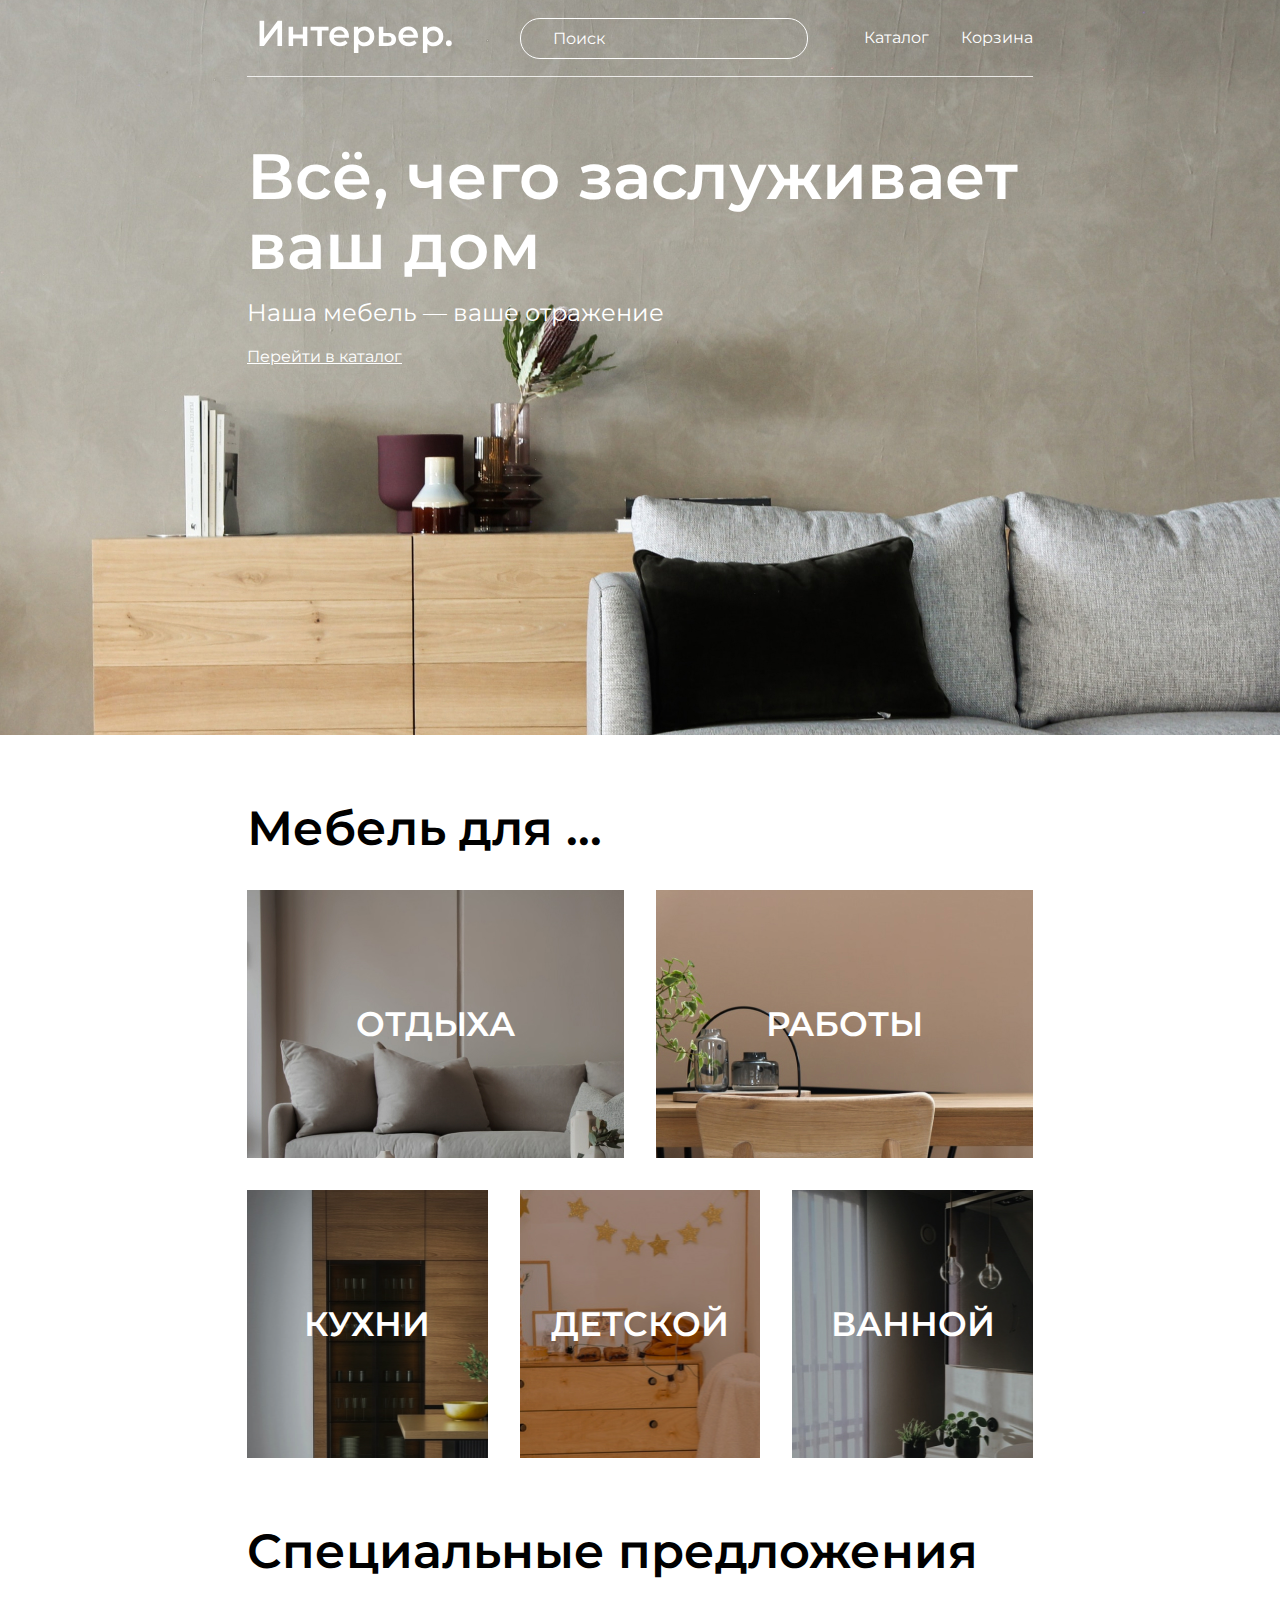
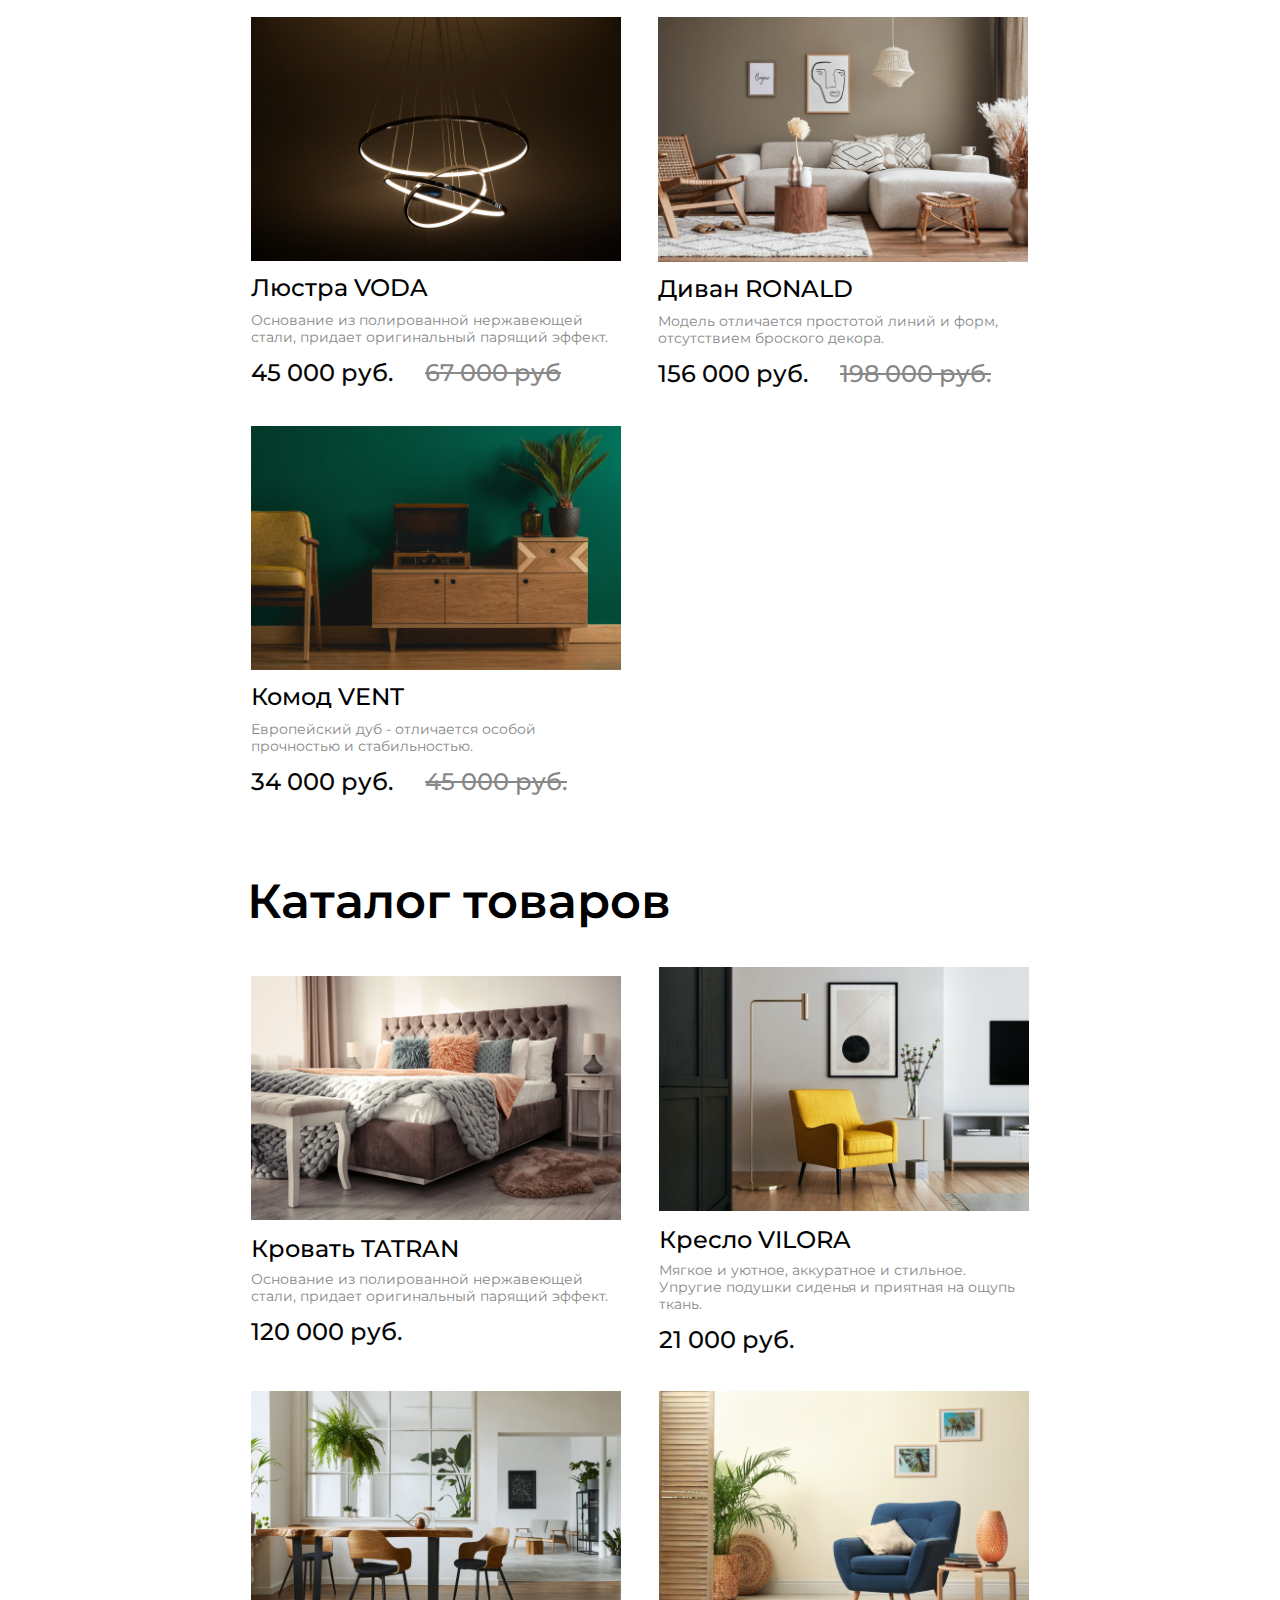
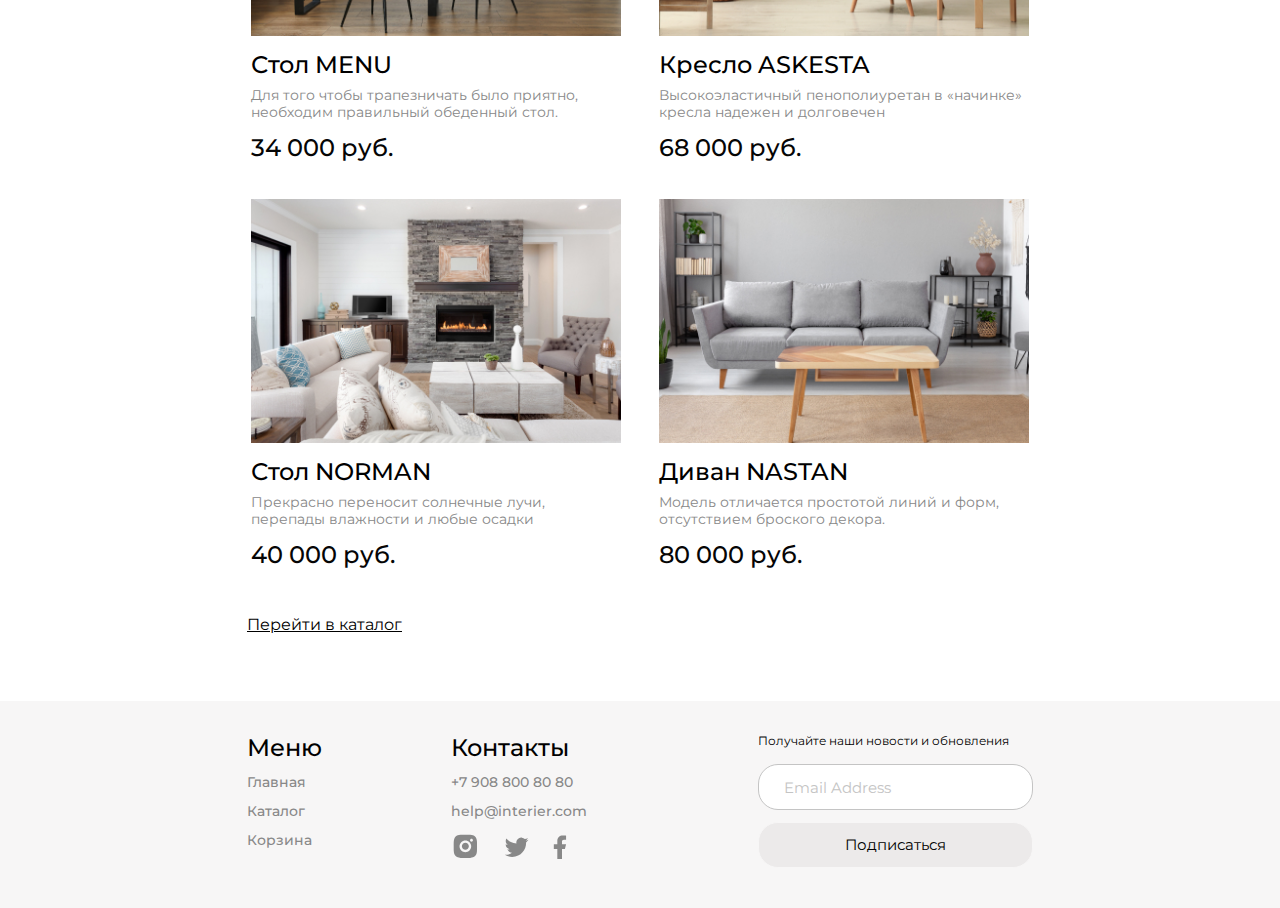
<file: index.html>
<!DOCTYPE html>
<html lang="en">
<head>
    <meta charset="UTF-8">
    <meta http-equiv="X-UA-Compatible" content="IE=edge">
    <meta name="viewport" content="width=device-width, initial-scale=1.0">
    <link rel="preconnect" href="https://fonts.googleapis.com">
    <link rel="preconnect" href="https://fonts.gstatic.com" crossorigin>
    <link href="https://fonts.googleapis.com/css2?family=Poppins:wght@400;500;600&display=swap" rel="stylesheet">
    <link href="https://fonts.googleapis.com/css2?family=Lato:wght@100;300;400;700;900&family=Montserrat:wght@400;500;600&display=swap" rel="stylesheet">
    <link rel="stylesheet" href="style.css">
    <title>Главная страница</title>
</head>
<body>
    <section class="top container">
        <header class="header">
            <a class="header_logo" href="index.html">
                <img class="header_logo_img" src="./img/logo.svg" alt="logo">
            </a>
            <input class="header_input" type="text" placeholder="Поиск">
            <nav class="header_nav">
                <a class="header_link" href="catalog.html">Каталог</a>
                <a class="header_link" href="cart.html">Корзина</a>
            </nav>
            <div class="header_nav_mobile">
                <a href="#"><img src="img/search_nav.svg" alt="search"></a>
                <a href="catalog.html"><img src="img/Group_nav.svg" alt="menu"></a>
                <a href="cart.html"><img src="img/cart_nav.svg" alt="cart"></a>
            </div>
        </header>
        <div class="main">
            <h1 class="main_h1">Всё, чего заслуживает ваш дом</h1>
            <p class="main_text">Наша мебель — ваше отражение</p>
            <a class="main_link" href="catalog.html">Перейти в каталог</a>
        </div>
    </section>
    <section class="for_box container">
        <h2 class="for_h2">Мебель для ... </h2>
        <div class="for">
            <div class="for_item for_item_1 for_item_big">ОТДЫХА</div>
            <div class="for_item for_item_2 for_item_big">РАБОТЫ</div>
            <div class="for_item for_item_3">КУХНИ</div>
            <div class="for_item for_item_4">ДЕТСКОЙ</div>
            <div class="for_item for_item_5">ВАННОЙ</div>
        </div>
    </section>
    <section class="special_box container">
        <h2 class="special_h2">Специальные предложения </h2>
        <div class="special_content">
            <div class="special">  
                <img class="special_img" src="./img/Voda.jpg" alt="product">
                <h3 class="special_h3">Люстра VODA</h3>
                <p class="special_text">
                    Основание из полированной нержавеющей стали, придает оригинальный парящий эффект.
                </p>
                <div class="price">
                    <p class="special_price_1">45 000 руб.</p>
                    <p class="special_price_2">67 000 руб</p>
                </div>
            </div>
            <div class="special">  
                <img class="special_img" src="./img/RONALD.jpg" alt="product">
                <h3 class="special_h3">Диван RONALD</h3>
                <p class="special_text">
                    Модель отличается простотой линий и форм, отсутствием броского декора.
                </p>
                <div class="price">
                    <p class="special_price_1">156 000 руб.</p>
                    <p class="special_price_2">198 000 руб.</p>
                </div>
            </div>
            <div class="special">  
                <img class="special_img" src="./img/VENT.jpg" alt="product">
                <h3 class="special_h3">Комод VENT</h3>
                <p class="special_text">
                    Европейский дуб - отличается особой прочностью и стабильностью.
                </p>
                <div class="price">
                    <p class="special_price_1">34 000 руб.</p>
                    <p class="special_price_2">45 000 руб.</p>
                </div>
            </div>
        </div> 
    </section>
    <section class="product_box container">
        <h2 class="product_h2">Каталог товаров</h2>
        <div class="product_content">
            <section class="product">
                <img class="product_img" src="./img/TATRAN.jpg" alt="product">
                <h3 class="product_h3">Кровать TATRAN</h3>
                <p class="product_text">
                    Основание из полированной нержавеющей стали, придает оригинальный парящий эффект.
                </p>
                <p class="product_price">120 000 руб.</p>
            </section>
            <section class="product">
                <img class="product_img" src="./img/VILORA.jpg" alt="product">
                <h3 class="product_h3">Кресло VILORA</h3>
                <p class="product_text">
                    Мягкое и уютное, аккуратное и стильное. Упругие подушки сиденья и приятная на ощупь ткань. 
                </p>
                <p class="product_price">21 000 руб.</p>
            </section>
            <section class="product">
                <img class="product_img" src="./img/MENU.jpg" alt="product">
                <h3 class="product_h3">Стол MENU</h3>
                <p class="product_text">
                    Для того чтобы трапезничать было приятно, необходим правильный обеденный стол.
                </p>
                <p class="product_price">34 000 руб.</p>
            </section>
            <section class="product">
                <img class="product_img" src="./img/ASKESTA.jpg" alt="product">
                <h3 class="product_h3">Кресло ASKESTA</h3>
                <p class="product_text">
                    Высокоэластичный пенополиуретан в «начинке» кресла надежен и долговечен
                </p>
                <p class="product_price">68 000 руб.</p>
            </section>
            <section class="product">
                <img class="product_img" src="./img/NORMAN.jpg" alt="product">
                <h3 class="product_h3">Стол NORMAN</h3>
                <p class="product_text">
                    Прекрасно переносит солнечные лучи, перепады влажности и любые осадки
                </p>
                <p class="product_price">40 000 руб.</p>
            </section>
            <section class="product">
                <img class="product_img" src="./img/NASTAN.jpg" alt="product">   
                <h3 class="product_h3">Диван NASTAN</h3>
                <p class="product_text">
                    Модель отличается простотой линий и форм, отсутствием броского декора. 
                </p>
                <p class="product_price">80 000 руб.</p>           
            </section>
        </div>
        <a class="product_link" href="catalog.html">Перейти в каталог</a>
    </section>
    <footer class="footer container">
        <div class="footer_content">
            <a class="footer_logo" href="index.html"><img class="footer_logo_img" src="./img/logo_black.svg" alt="logo"></a>
            <div class="footer_center">
                <div class="footer_menu">
                    <h4 class="footer_h4">Меню</h4>
                    <a class="footer_link footer_link_hover" href="index.html">Главная</a>
                    <a class="footer_link footer_link_hover" href="catalog.html">Каталог</a>
                    <a class="footer_link footer_link_hover" href="cart.html">Корзина</a>
                </div>
                <div class="footer_contact">
                    <h4 class="footer_h4">Контакты</h4>
                    <a class="footer_link footer_link_hover" href="tel:+79088008080">+7 908 800 80 80</a>
                    <a class="footer_link footer_link_hover" href="mailto:help@interier.com">help@interier.com</a>
                    <div class="footer_icons">
                        <a href="https://www.instagram.com/"><img src="./img/inst.svg" alt="inst"></a>
                        <a href="https://twitter.com/"><img src="./img/twitter.svg" alt="twitter"></a>
                        <a href="https://facebook.com/"><img src="./img/facebook.svg" alt="facebook"></a>
                    </div>
                </div>
            </div>
            <form action="#" class="footer_form">
                <p class="footer_text">Получайте наши новости и обновления</p>
                <input class="footer_email" type="email" placeholder="Email Address">
                <button class="footer_button" type="submit">Подписаться</button>
            </form>
        </div>
    </footer>
</body>
</html>
</file>
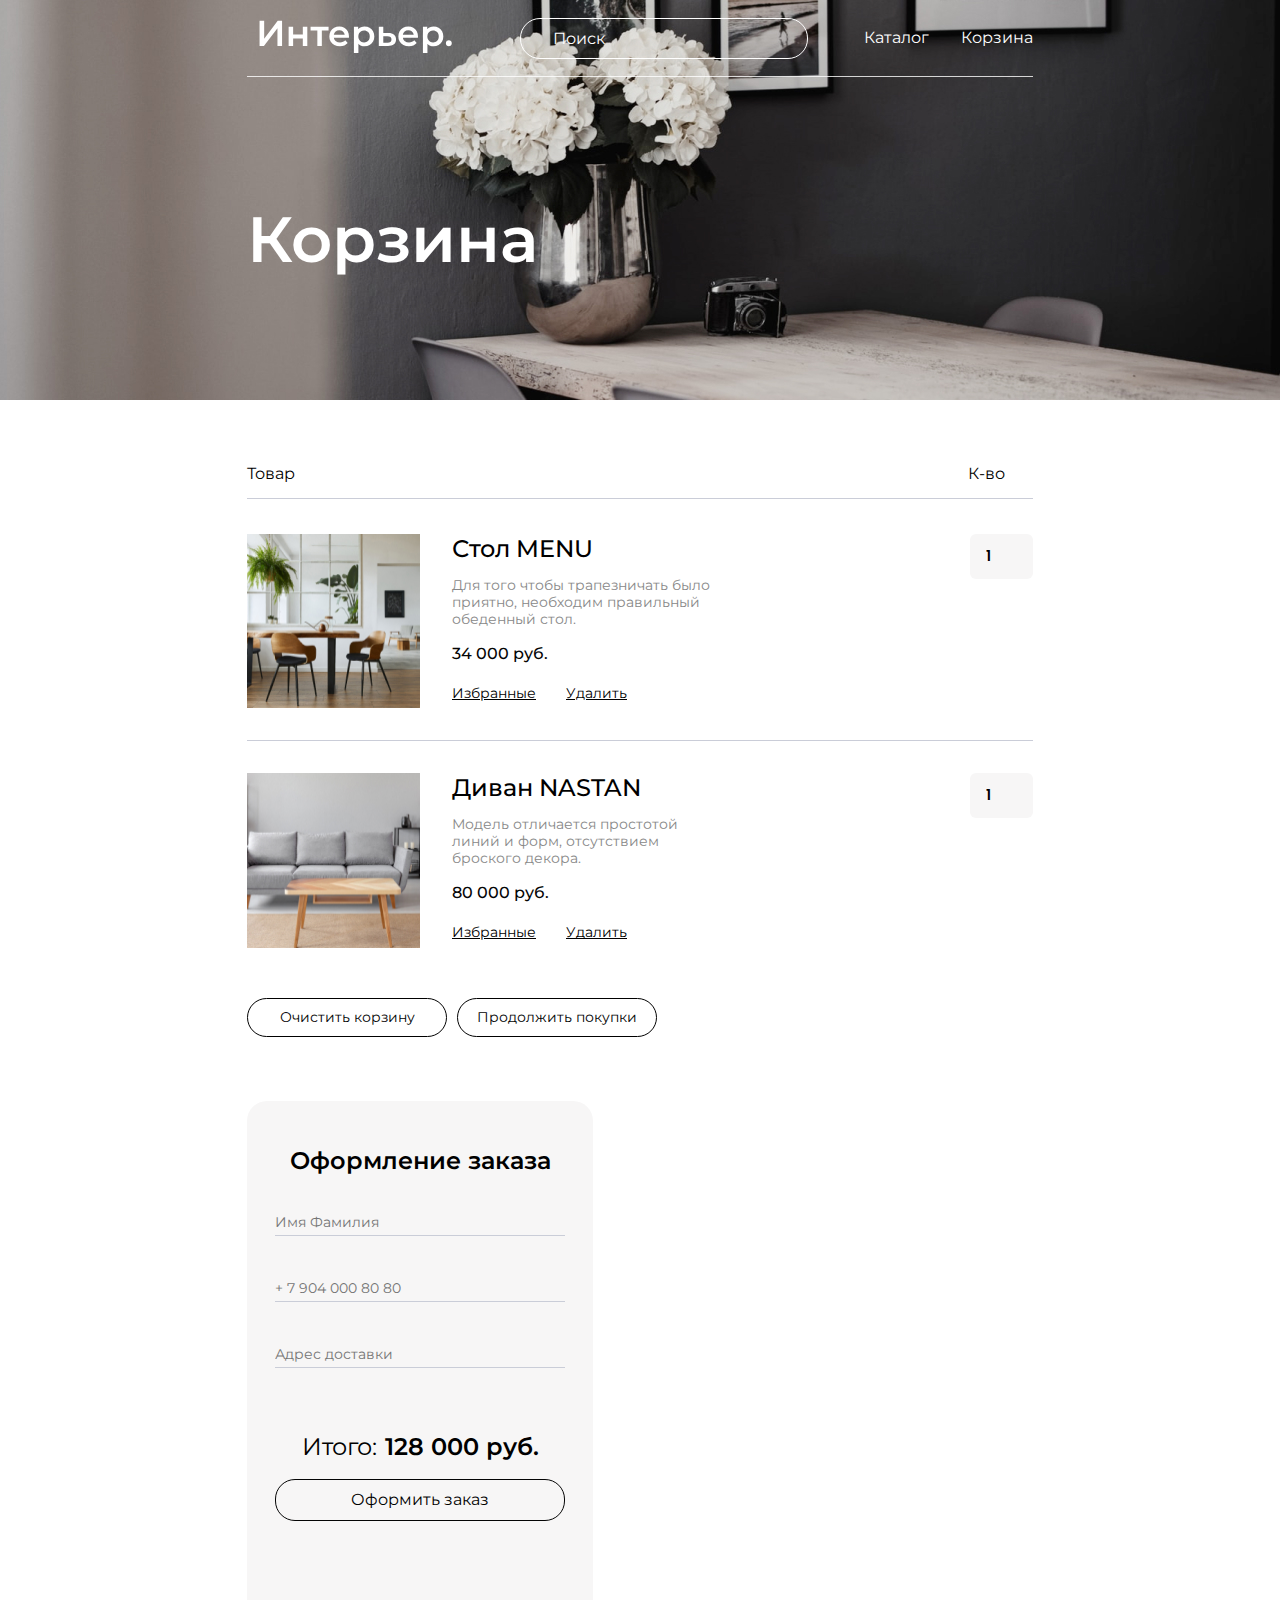
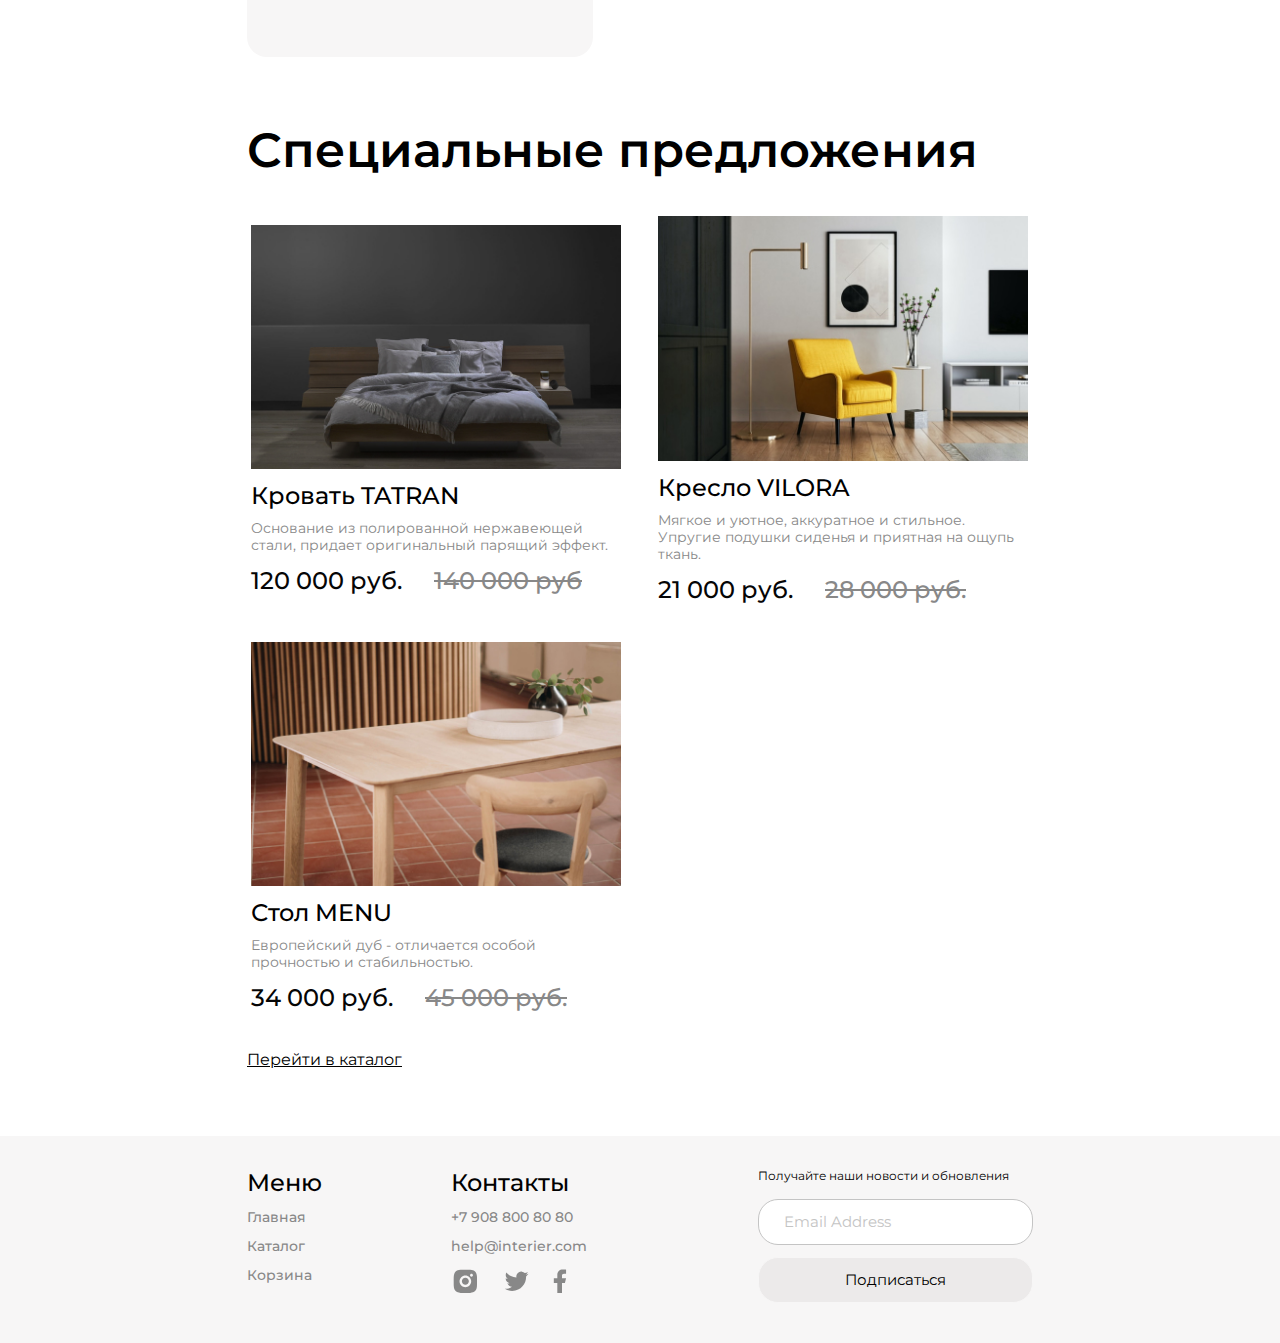
<file: cart.html>
<!DOCTYPE html>
<html lang="en">
<head>
    <meta charset="UTF-8">
    <meta http-equiv="X-UA-Compatible" content="IE=edge">
    <meta name="viewport" content="width=device-width, initial-scale=1.0">
    <link rel="preconnect" href="https://fonts.googleapis.com">
    <link rel="preconnect" href="https://fonts.gstatic.com" crossorigin>
    <link href="https://fonts.googleapis.com/css2?family=Poppins:wght@400;500;600&display=swap" rel="stylesheet">
    <link href="https://fonts.googleapis.com/css2?family=Lato:wght@100;300;400;700;900&family=Montserrat:wght@400;500;600&display=swap" rel="stylesheet">
    <link rel="stylesheet" href="style.css">
    <title>Корзина</title>
</head>
<body>
    <section class="container header_cart">
        <header class="header">
            <a class="header_logo" href="index.html">
                <img class="header_logo_img" src="./img/logo.svg" alt="logo">
            </a>
            <input class="header_input" type="text" placeholder="Поиск">
            <nav class="header_nav">
                <a class="header_link" href="catalog.html">Каталог</a>
                <a class="header_link" href="#">Корзина</a>
            </nav>
            <div class="header_nav_mobile">
                <a href="#"><img src="img/search_nav.svg" alt="search"></a>
                <a href="catalog.html"><img src="img/Group_nav.svg" alt="menu"></a>
                <a href="cart.html"><img src="img/cart_nav.svg" alt="cart"></a>
            </div>
        </header>
        <h1 class="main_h1 header_catalog_h1">Корзина</h1>
    </section> 
    <section class="container order">
        <div class="order_box">
            <div class="order_left">
                <div class="order_menu">
                    <p>Товар</p>
                    <p>К-во</p>
                </div>
                <div class="order_content_left order_content_left_first">
                    <img class="order_left_img" src="img/menu_cart.jpg" alt="foto">
                    <div class="order_text_left">
                        <h3>Стол MENU</h3>
                        <p class="order_text_p">
                            Для того чтобы трапезничать было приятно, необходим правильный обеденный стол.
                        </p>
                        <p class="order_price_left">34 000 руб.</p>
                        <div class="order_links_left">
                            <a href="#">Избранные</a>
                            <a href="#">Удалить</a>
                        </div>
                    </div>
                    <input class="order_input_left" type="number" value="1" min="1">
                </div>
                <div class="order_content_left order_content_left_second">
                    <img class="order_left_img" src="img/nastan_cart.jpg" alt="foto">
                    <div class="order_text_left">
                        <h3>Диван NASTAN</h3>
                        <p class="order_text_p">
                            Модель отличается простотой линий и форм, отсутствием броского декора. 
                        </p>
                        <p class="order_price_left">80 000 руб.</p>
                        <div class="order_links_left">
                            <a href="#">Избранные</a>
                            <a href="#">Удалить</a>
                        </div>
                    </div>
                    <input class="order_input_left" type="number" value="1" min="1">
                </div>
                <div class="order_btn">
                    <button class="order_button" type="submit">
                        Очистить корзину
                    </button>
                    <button class="order_button" type="submit">
                        Продолжить покупки
                    </button>
                </div>
            </div>
            <div class="order_right">
                <h5 class="order_right_heading">Оформление заказа</h5>
                <div class="order_input_box">
                    <input type="text" placeholder="Имя Фамилия" name="input" id="input_id_1">
                    <input type="text" placeholder="+ 7 904 000 80 80" name="input" id="input_id_2">
                    <input type="text" placeholder="Адрес доставки" name="input" id="input_id_3">
                </div>
                <div class="order_right_text">
                    <p class="order_right_text_p">Итого:</p>
                    <p class="order_right_text_price">128 000 руб.</p>
                </div>
                <button class="order_right_button">Оформить заказ</button>
            </div>
        </div>
    </section>
    <section class="special_box special_box_cart container">
        <h2 class="special_h2">Специальные предложения</h2>
        <div class="special_content special_content_cart">
            <div class="special">  
                <img src="./img/tatran_2.jpg" alt="product">
                <h3 class="special_h3">Кровать TATRAN</h3>
                <p class="special_text">
                    Основание из полированной нержавеющей стали, придает оригинальный парящий эффект.
                </p>
                <div class="price">
                    <p class="special_price_1">120 000 руб.</p>
                    <p class="special_price_2">140 000 руб</p>
                </div>
            </div>
            <div class="special">  
                <img src="./img/VILORA.jpg" alt="product">
                <h3 class="special_h3">Кресло VILORA</h3>
                <p class="special_text">
                    Мягкое и уютное, аккуратное и стильное. Упругие подушки сиденья и приятная на ощупь ткань. 
                </p>
                <div class="price">
                    <p class="special_price_1">21 000 руб.</p>
                    <p class="special_price_2">28 000 руб.</p>
                </div>
            </div>
            <div class="special">  
                <img src="./img/menu_2.jpg" alt="product">
                <h3 class="special_h3">Стол MENU</h3>
                <p class="special_text">
                    Европейский дуб - отличается особой прочностью и стабильностью.
                </p>
                <div class="price">
                    <p class="special_price_1">34 000 руб.</p>
                    <p class="special_price_2">45 000 руб.</p>
                </div>
            </div>
        </div>
        <a class="product_link" href="catalog.html">Перейти в каталог</a> 
    </section>
    <footer class="footer container">
        <div class="footer_content">
            <a class="footer_logo" href="index.html"><img class="footer_logo_img" src="./img/logo_black.svg" alt="logo"></a>
            <div class="footer_center">
                <div class="footer_menu">
                    <h4 class="footer_h4">Меню</h4>
                    <a class="footer_link footer_link_hover" href="index.html">Главная</a>
                    <a class="footer_link footer_link_hover" href="catalog.html">Каталог</a>
                    <a class="footer_link footer_link_hover" href="cart.html">Корзина</a>
                </div>
                <div class="footer_contact">
                    <h4 class="footer_h4">Контакты</h4>
                    <a class="footer_link footer_link_hover" href="tel:+79088008080">+7 908 800 80 80</a>
                    <a class="footer_link footer_link_hover" href="mailto:help@interier.com">help@interier.com</a>
                    <div class="footer_icons">
                        <a href="https://www.instagram.com/"><img src="./img/inst.svg" alt="inst"></a>
                        <a href="https://twitter.com/"><img src="./img/twitter.svg" alt="twitter"></a>
                        <a href="https://facebook.com/"><img src="./img/facebook.svg" alt="facebook"></a>
                    </div>
                </div>
            </div>
            <form action="#" class="footer_form">
                <p class="footer_text">Получайте наши новости и обновления</p>
                <input class="footer_email" type="email" placeholder="Email Address">
                <button class="footer_button" type="submit">Подписаться</button>
            </form>
        </div>
    </footer>
</body>
</html>
</file>
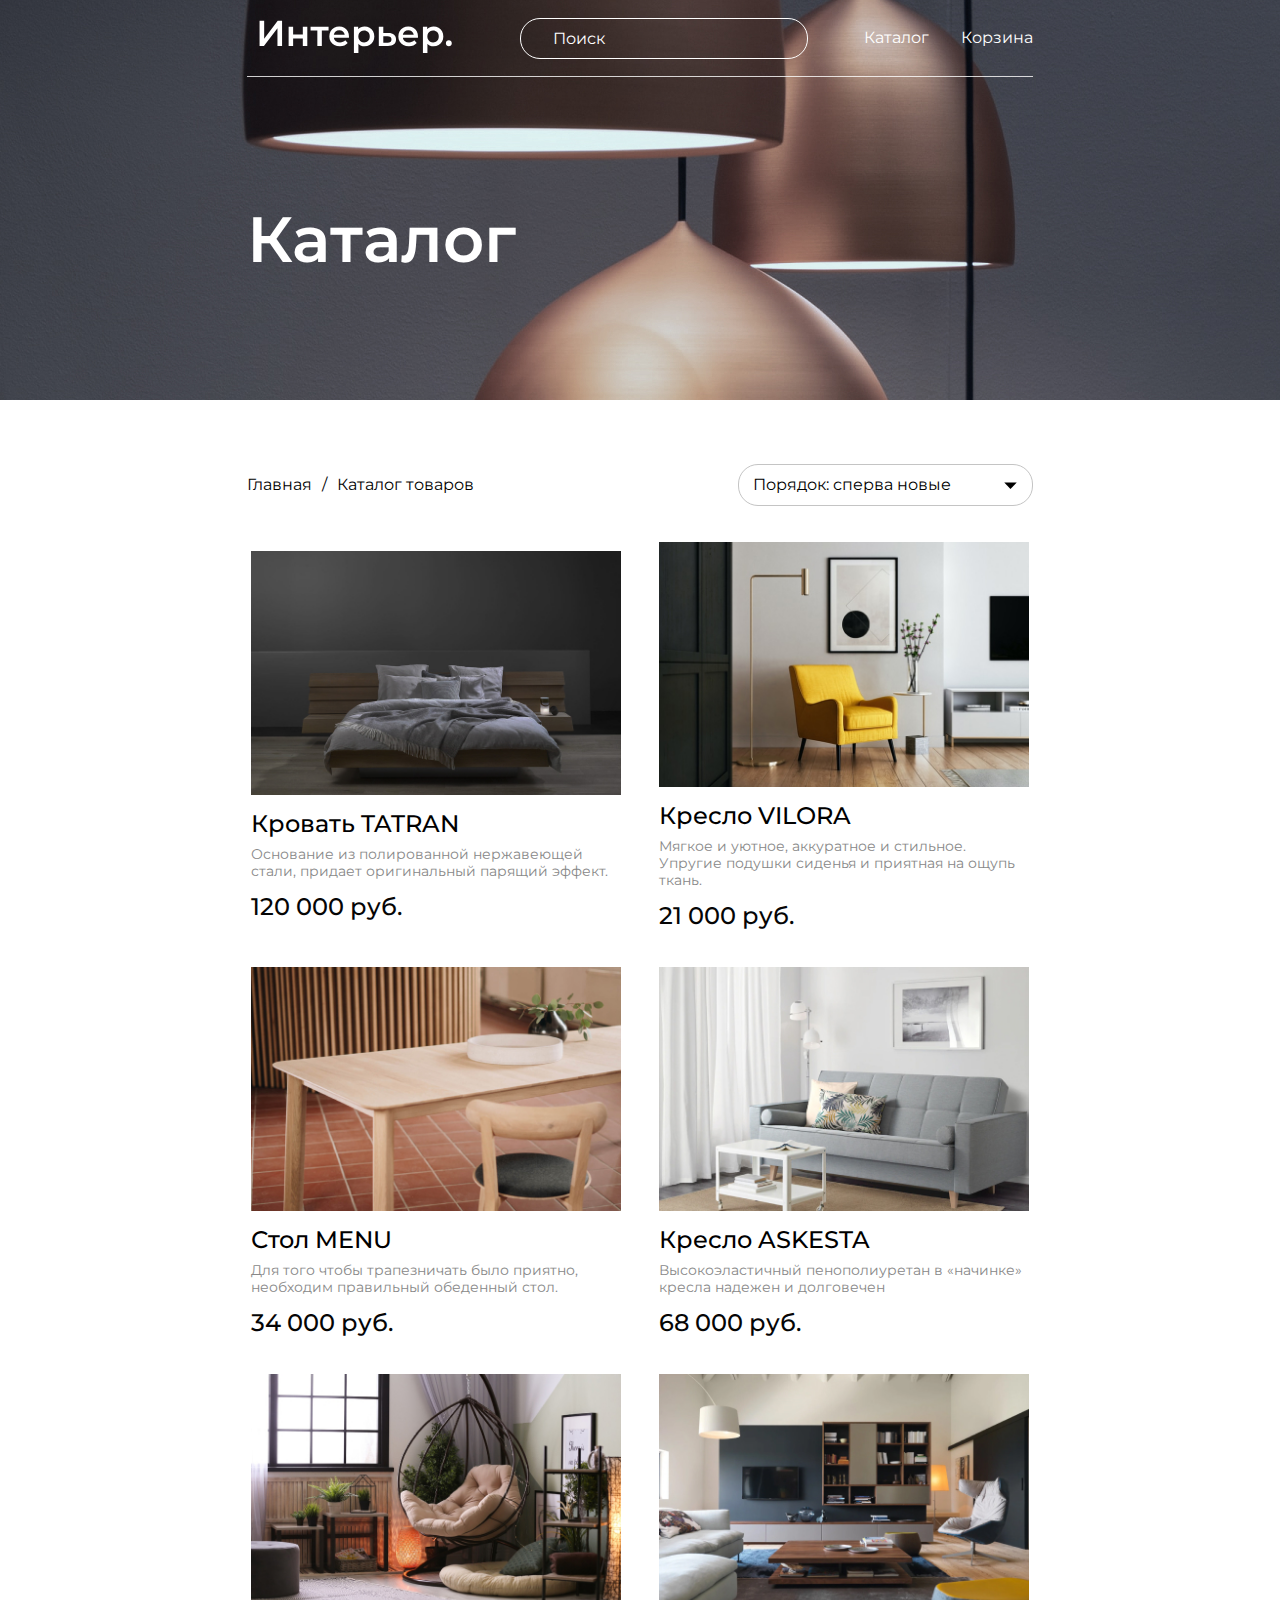
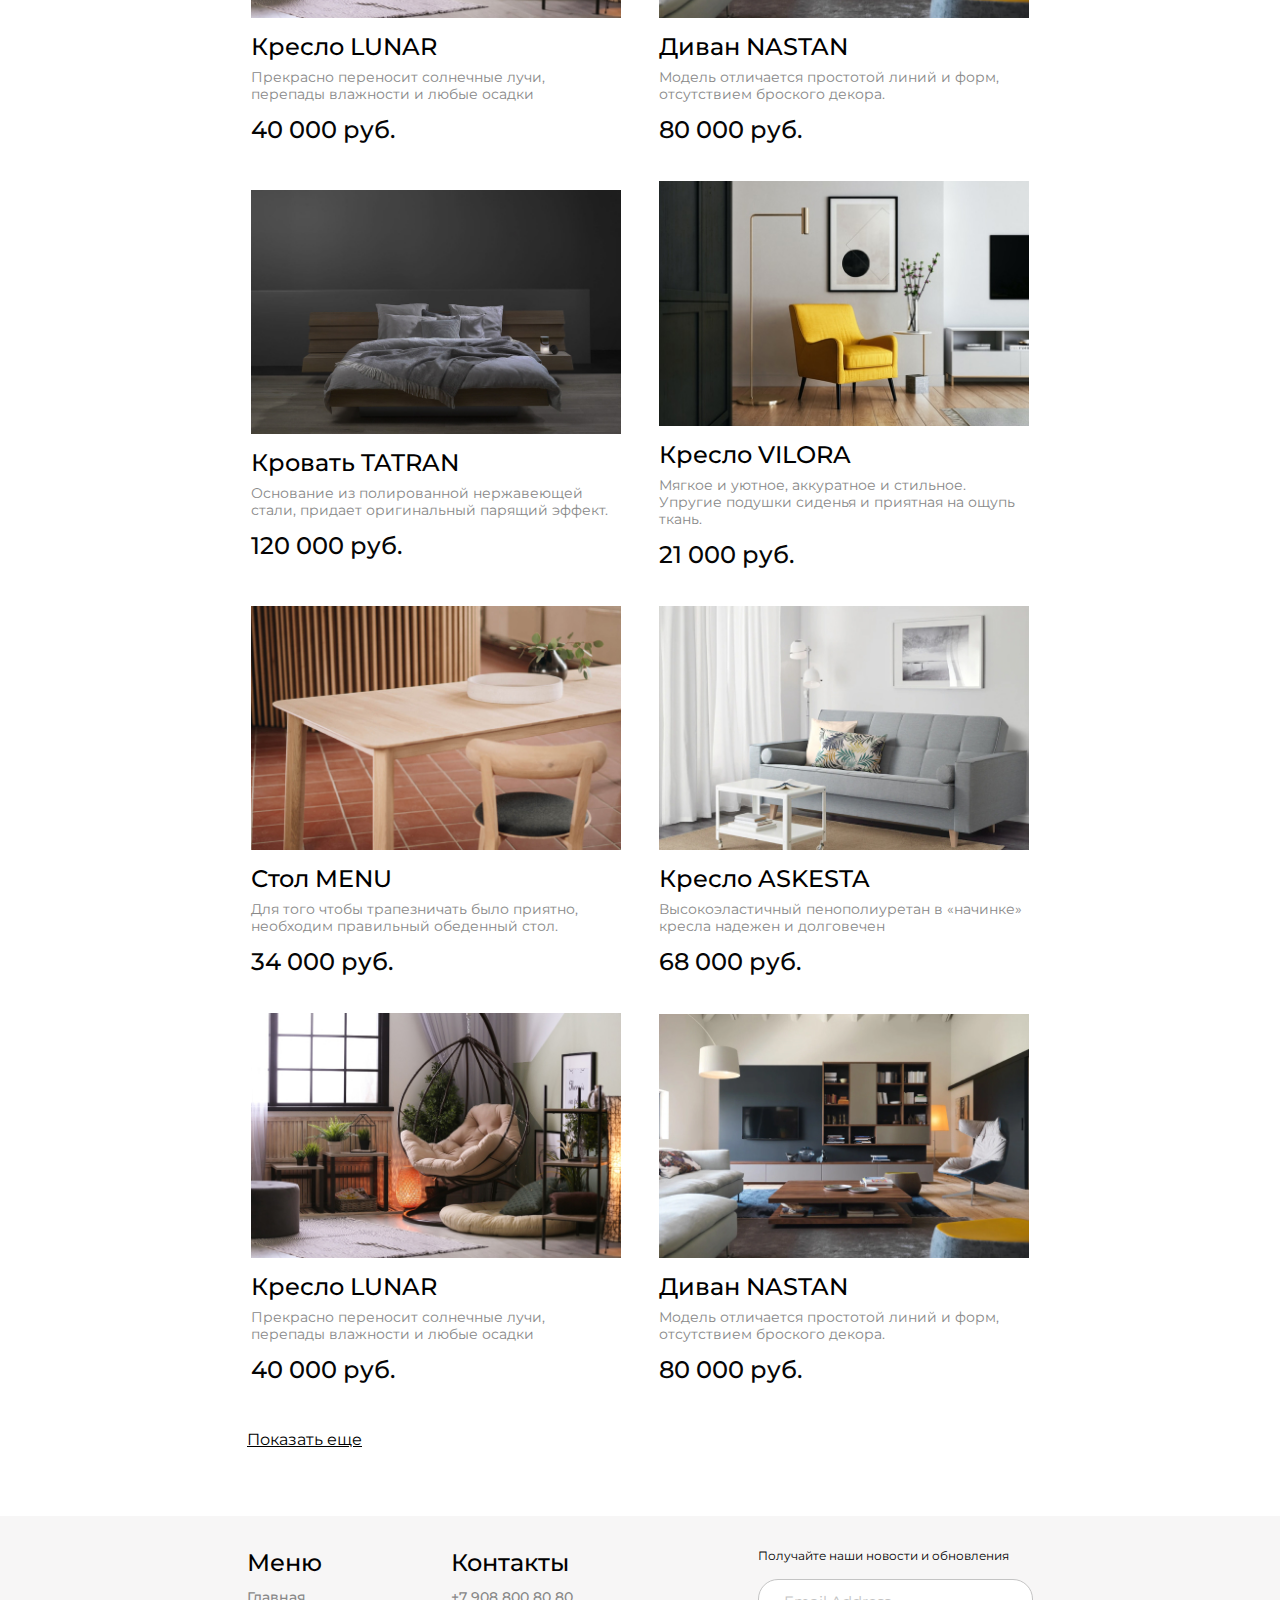
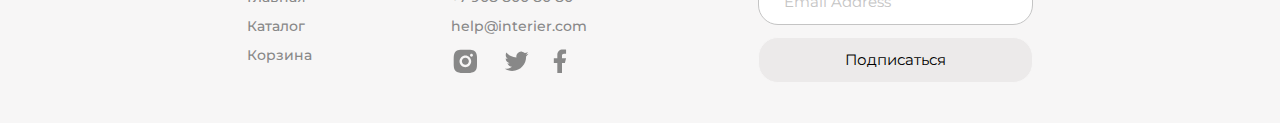
<file: catalog.html>
<!DOCTYPE html>
<html lang="en">
<head>
    <meta charset="UTF-8">
    <meta http-equiv="X-UA-Compatible" content="IE=edge">
    <meta name="viewport" content="width=device-width, initial-scale=1.0">
    <link rel="preconnect" href="https://fonts.googleapis.com">
    <link rel="preconnect" href="https://fonts.gstatic.com" crossorigin>
    <link href="https://fonts.googleapis.com/css2?family=Poppins:wght@400;500;600&display=swap" rel="stylesheet">
    <link href="https://fonts.googleapis.com/css2?family=Lato:wght@100;300;400;700;900&family=Montserrat:wght@400;500;600&display=swap" rel="stylesheet">
    <link rel="stylesheet" href="style.css">
    <title>Каталог</title>
</head>
<body>
    <section class="container header_catalog">
        <header class="header">
            <a class="header_logo" href="index.html">
                <img class="header_logo_img" src="./img/logo.svg" alt="logo">
            </a>
            <input class="header_input" type="text" placeholder="Поиск">
            <nav class="header_nav">
                <a class="header_link" href="catalog.html">Каталог</a>
                <a class="header_link" href="cart.html">Корзина</a>
            </nav>
            <div class="header_nav_mobile">
                <a href="#"><img src="img/search_nav.svg" alt="search"></a>
                <a href="catalog.html"><img src="img/Group_nav.svg" alt="menu"></a>
                <a href="cart.html"><img src="img/cart_nav.svg" alt="cart"></a>
            </div>
        </header>
        <h1 class="main_h1 header_catalog_h1">Каталог</h1>
    </section>
    <section class="container catalog_box">
        <div class="catalog_menu">
            <ul class="catalog_menu_link">
                <li class="catalog_menu_item"><a href="index.html">Главная</a></li>
                <li class="catalog_menu_item"><a href="catalog.html">Каталог товаров</a></li>
            </ul>
            <select class="catalog_menu_select" name="#" id="select">
                <option value="">Порядок: сперва новые</option>
                <option value="">Порядок: сперва старые</option>
            </select>
        </div>
        <div class="product_content">
            <section class="product">
                <img class="product_img" src="./img/tatran_2.jpg" alt="product">
                <h3 class="product_h3">Кровать TATRAN</h3>
                <p class="product_text">
                    Основание из полированной нержавеющей стали, придает оригинальный парящий эффект.
                </p>
                <p class="product_price">120 000 руб.</p>
            </section>
            <section class="product">
                <img class="product_img" src="./img/VILORA.jpg" alt="product">
                <h3 class="product_h3">Кресло VILORA</h3>
                <p class="product_text">
                    Мягкое и уютное, аккуратное и стильное. Упругие подушки сиденья и приятная на ощупь ткань. 
                </p>
                <p class="product_price">21 000 руб.</p>
            </section>
            <section class="product">
                <img class="product_img" src="./img/menu_2.jpg" alt="product">
                <h3 class="product_h3">Стол MENU</h3>
                <p class="product_text">
                    Для того чтобы трапезничать было приятно, необходим правильный обеденный стол.
                </p>
                <p class="product_price">34 000 руб.</p>
            </section>
            <section class="product">
                <img class="product_img" src="./img/askesta_2.jpg" alt="product">
                <h3 class="product_h3">Кресло ASKESTA</h3>
                <p class="product_text">
                    Высокоэластичный пенополиуретан в «начинке» кресла надежен и долговечен
                </p>
                <p class="product_price">68 000 руб.</p>
            </section>
            <section class="product">
                <img class="product_img" src="./img/lunar.jpg" alt="product">
                <h3 class="product_h3">Кресло LUNAR</h3>
                <p class="product_text">
                    Прекрасно переносит солнечные лучи, перепады влажности и любые осадки
                </p>
                <p class="product_price">40 000 руб.</p>
            </section>
            <section class="product">
                <img class="product_img" src="./img/nastan_2.jpg" alt="product">   
                <h3 class="product_h3">Диван NASTAN</h3>
                <p class="product_text">
                    Модель отличается простотой линий и форм, отсутствием броского декора. 
                </p>
                <p class="product_price">80 000 руб.</p>           
            </section>
            <section class="product">
                <img class="product_img" src="./img/tatran_2.jpg" alt="product">
                <h3 class="product_h3">Кровать TATRAN</h3>
                <p class="product_text">
                    Основание из полированной нержавеющей стали, придает оригинальный парящий эффект.
                </p>
                <p class="product_price">120 000 руб.</p>
            </section>
            <section class="product">
                <img class="product_img" src="./img/VILORA.jpg" alt="product">
                <h3 class="product_h3">Кресло VILORA</h3>
                <p class="product_text">
                    Мягкое и уютное, аккуратное и стильное. Упругие подушки сиденья и приятная на ощупь ткань. 
                </p>
                <p class="product_price">21 000 руб.</p>
            </section>
            <section class="product">
                <img class="product_img" src="./img/menu_2.jpg" alt="product">
                <h3 class="product_h3">Стол MENU</h3>
                <p class="product_text">
                    Для того чтобы трапезничать было приятно, необходим правильный обеденный стол.
                </p>
                <p class="product_price">34 000 руб.</p>
            </section>
            <section class="product">
                <img class="product_img" src="./img/askesta_2.jpg" alt="product">
                <h3 class="product_h3">Кресло ASKESTA</h3>
                <p class="product_text">
                    Высокоэластичный пенополиуретан в «начинке» кресла надежен и долговечен
                </p>
                <p class="product_price">68 000 руб.</p>
            </section>
            <section class="product">
                <img class="product_img" src="./img/lunar.jpg" alt="product">
                <h3 class="product_h3">Кресло LUNAR</h3>
                <p class="product_text">
                    Прекрасно переносит солнечные лучи, перепады влажности и любые осадки
                </p>
                <p class="product_price">40 000 руб.</p>
            </section>
            <section class="product">
                <img class="product_img" src="./img/nastan_2.jpg" alt="product">   
                <h3 class="product_h3">Диван NASTAN</h3>
                <p class="product_text">
                    Модель отличается простотой линий и форм, отсутствием броского декора. 
                </p>
                <p class="product_price">80 000 руб.</p>           
            </section>
        </div>
        <a class="product_link" href="catalog.html">Показать еще</a>
    </section>
    <footer class="footer container">
        <div class="footer_content">
            <a class="footer_logo" href="index.html"><img class="footer_logo_img" src="./img/logo_black.svg" alt="logo"></a>
            <div class="footer_center">
                <div class="footer_menu">
                    <h4 class="footer_h4">Меню</h4>
                    <a class="footer_link footer_link_hover" href="index.html">Главная</a>
                    <a class="footer_link footer_link_hover" href="catalog.html">Каталог</a>
                    <a class="footer_link footer_link_hover" href="cart.html">Корзина</a>
                </div>
                <div class="footer_contact">
                    <h4 class="footer_h4">Контакты</h4>
                    <a class="footer_link footer_link_hover" href="tel:+79088008080">+7 908 800 80 80</a>
                    <a class="footer_link footer_link_hover" href="mailto:help@interier.com">help@interier.com</a>
                    <div class="footer_icons">
                        <a href="https://www.instagram.com/"><img src="./img/inst.svg" alt="inst"></a>
                        <a href="https://twitter.com/"><img src="./img/twitter.svg" alt="twitter"></a>
                        <a href="https://facebook.com/"><img src="./img/facebook.svg" alt="facebook"></a>
                    </div>
                </div>
            </div>
            <form action="#" class="footer_form">
                <p class="footer_text">Получайте наши новости и обновления</p>
                <input class="footer_email" type="email" placeholder="Email Address">
                <button class="footer_button" type="submit">Подписаться</button>
            </form>
        </div>
    </footer>
</body>
</html>
</file>
<file: style.css>
@-webkit-keyframes anim_h1 {
  0% {
    -webkit-animation-timing-function: ease-in;
            animation-timing-function: ease-in;
    opacity: 1;
    transform: translateY(-45px);
  }
  24% {
    opacity: 1;
  }
  40% {
    -webkit-animation-timing-function: ease-in;
            animation-timing-function: ease-in;
    transform: translateY(-24px);
  }
  65% {
    -webkit-animation-timing-function: ease-in;
            animation-timing-function: ease-in;
    transform: translateY(-12px);
  }
  82% {
    -webkit-animation-timing-function: ease-in;
            animation-timing-function: ease-in;
    transform: translateY(-6px);
  }
  93% {
    -webkit-animation-timing-function: ease-in;
            animation-timing-function: ease-in;
    transform: translateY(-4px);
  }
  25%, 55%, 75%, 87% {
    -webkit-animation-timing-function: ease-out;
            animation-timing-function: ease-out;
    transform: translateY(0px);
  }
  100% {
    -webkit-animation-timing-function: ease-out;
            animation-timing-function: ease-out;
    opacity: 1;
    transform: translateY(0px);
  }
}
@keyframes anim_h1 {
  0% {
    -webkit-animation-timing-function: ease-in;
            animation-timing-function: ease-in;
    opacity: 1;
    transform: translateY(-45px);
  }
  24% {
    opacity: 1;
  }
  40% {
    -webkit-animation-timing-function: ease-in;
            animation-timing-function: ease-in;
    transform: translateY(-24px);
  }
  65% {
    -webkit-animation-timing-function: ease-in;
            animation-timing-function: ease-in;
    transform: translateY(-12px);
  }
  82% {
    -webkit-animation-timing-function: ease-in;
            animation-timing-function: ease-in;
    transform: translateY(-6px);
  }
  93% {
    -webkit-animation-timing-function: ease-in;
            animation-timing-function: ease-in;
    transform: translateY(-4px);
  }
  25%, 55%, 75%, 87% {
    -webkit-animation-timing-function: ease-out;
            animation-timing-function: ease-out;
    transform: translateY(0px);
  }
  100% {
    -webkit-animation-timing-function: ease-out;
            animation-timing-function: ease-out;
    opacity: 1;
    transform: translateY(0px);
  }
}
@-webkit-keyframes btn {
  0% {
    -webkit-animation-timing-function: ease-out;
            animation-timing-function: ease-out;
    transform: scale(1);
    transform-origin: center center;
  }
  10% {
    -webkit-animation-timing-function: ease-in;
            animation-timing-function: ease-in;
    transform: scale(0.91);
  }
  17% {
    -webkit-animation-timing-function: ease-out;
            animation-timing-function: ease-out;
    transform: scale(0.98);
  }
  33% {
    -webkit-animation-timing-function: ease-in;
            animation-timing-function: ease-in;
    transform: scale(0.87);
  }
  45% {
    -webkit-animation-timing-function: ease-out;
            animation-timing-function: ease-out;
    transform: scale(1);
  }
}
@keyframes btn {
  0% {
    -webkit-animation-timing-function: ease-out;
            animation-timing-function: ease-out;
    transform: scale(1);
    transform-origin: center center;
  }
  10% {
    -webkit-animation-timing-function: ease-in;
            animation-timing-function: ease-in;
    transform: scale(0.91);
  }
  17% {
    -webkit-animation-timing-function: ease-out;
            animation-timing-function: ease-out;
    transform: scale(0.98);
  }
  33% {
    -webkit-animation-timing-function: ease-in;
            animation-timing-function: ease-in;
    transform: scale(0.87);
  }
  45% {
    -webkit-animation-timing-function: ease-out;
            animation-timing-function: ease-out;
    transform: scale(1);
  }
}
* {
  margin: 0;
  padding: 0;
}

body {
  font-family: "Montserrat";
}

a {
  text-decoration: none;
}

select {
  -webkit-appearance: none;
  -moz-appearance: none;
  appearance: none;
}

.container {
  padding-left: calc(50% - 600px);
  padding-right: calc(50% - 600px);
}

.top {
  height: 735px;
  background-image: url(./img/back_top.jpg);
  background-repeat: no-repeat;
  background-position: center;
  background-size: cover;
}

.header {
  display: flex;
  flex-wrap: nowrap;
  justify-content: space-between;
  align-items: center;
  height: 76px;
  border-bottom: 0.5px solid rgba(255, 255, 255, 0.8);
}

.header_logo {
  transition: all 0.3s;
  padding: 12px;
  box-sizing: border-box;
}
.header_logo:hover {
  border-radius: 12px;
  transform: scale(1.05);
  box-shadow: 0px 0px 15px 0px rgba(0, 0, 0, 0.56);
  -webkit-box-shadow: 0px 0px 15px 0px rgba(0, 0, 0, 0.56);
  -moz-box-shadow: 0px 0px 15px 0px rgba(0, 0, 0, 0.56);
}

.header_nav {
  display: flex;
  gap: 32px;
}

.header_input {
  width: 288px;
  height: 41px;
  padding: 10px 32px;
  border: 1px solid #FFFFFF;
  border-radius: 20px;
  box-sizing: border-box;
  background-color: transparent;
  outline: none;
  font-family: "Montserrat";
  font-style: normal;
  font-weight: 400;
  font-size: 16px;
  line-height: 20px;
  color: #FFFFFF;
}

.header_input::-moz-placeholder {
  font-family: "Montserrat";
  color: #FFFFFF;
}

.header_input:-ms-input-placeholder {
  font-family: "Montserrat";
  color: #FFFFFF;
}

.header_input::placeholder {
  font-family: "Montserrat";
  color: #FFFFFF;
}

.header_link {
  font-style: normal;
  font-weight: 400;
  font-size: 16px;
  line-height: 20px;
  color: #FFFFFF;
  transition: 0.3s;
}

.header_link:hover {
  color: #000000;
  border-bottom: 1px solid #000000;
}

.header_nav_mobile {
  display: none;
}

.main_h1 {
  font-style: normal;
  font-weight: 600;
  font-size: 64px;
  line-height: 70px;
  color: #FFFFFF;
  margin-top: 64px;
  margin-bottom: 16px;
  max-width: 792px;
  -webkit-animation: anim_h1 1.5s 1;
  -webkit-animation-delay: none;
  -webkit-animation: anim_h1 1.5s ease-out 0s 1 alternate backwards;
          animation: anim_h1 1.5s ease-out 0s 1 alternate backwards;
  animation-delay: none;
}

.main_text {
  font-family: "Montserrat";
  font-style: normal;
  font-weight: 400;
  font-size: 24px;
  line-height: 32px;
  color: #FFFFFF;
  margin-bottom: 16px;
}

.main_link {
  font-style: normal;
  font-weight: 400;
  font-size: 16px;
  line-height: 24px;
  -webkit-text-decoration-line: underline;
          text-decoration-line: underline;
  color: #FFFFFF;
  transition: 0.3s;
}

.main_link:hover {
  color: #000000;
  text-decoration: none;
}

.for_box {
  margin-top: 64px;
}

.for_h2 {
  margin-bottom: 32px;
  font-weight: 600;
  font-size: 48px;
  line-height: 59px;
}

.for {
  display: grid;
  gap: 32px;
  grid-template-columns: repeat(12, 1fr);
}

.for_item {
  height: 415px;
  grid-column: span 4;
  display: flex;
  justify-content: center;
  align-items: center;
  font-style: normal;
  font-weight: 600;
  font-size: 34px;
  line-height: 41px;
  color: #FFFFFF;
  padding: 4px;
  box-sizing: border-box;
  transition: all 0.3s;
}

.for_item:hover {
  transform: scale(1.05);
  box-shadow: 0px 0px 15px 0px rgba(0, 0, 0, 0.56);
  -webkit-box-shadow: 0px 0px 15px 0px rgba(0, 0, 0, 0.56);
  -moz-box-shadow: 0px 0px 15px 0px rgba(0, 0, 0, 0.56);
}

.for_item_big {
  grid-column: span 6;
}

.for_item_1 {
  background-image: url(img/for_1.jpg);
}

.for_item_2 {
  background-image: url(img/for_2.jpg);
}

.for_item_3 {
  background-image: url(img/for_3.jpg);
}

.for_item_4 {
  background-image: url(img/for_4.jpg);
}

.for_item_5 {
  background-image: url(img/for_5.jpg);
}

.special {
  width: 378px;
  padding: 4px;
  box-sizing: border-box;
  transition: all 0.3s;
}

.special:hover {
  transform: scale(1.05);
  box-shadow: 0px 0px 15px 0px rgba(0, 0, 0, 0.56);
  -webkit-box-shadow: 0px 0px 15px 0px rgba(0, 0, 0, 0.56);
  -moz-box-shadow: 0px 0px 15px 0px rgba(0, 0, 0, 0.56);
}

.special img {
  width: 100%;
}

.special_box {
  padding-top: 64px;
}

.special_h2 {
  font-style: normal;
  font-weight: 600;
  font-size: 48px;
  line-height: 59px;
  color: #000000;
}

.special_content {
  padding-top: 32px;
  display: flex;
  flex-wrap: wrap;
  justify-content: center;
  align-items: center;
  gap: 32px;
}

.special_h3 {
  font-style: normal;
  font-weight: 500;
  font-size: 24px;
  line-height: 29px;
  color: #000000;
  margin: 8px 0 10px 0;
}

.special_text {
  font-family: "Montserrat";
  font-style: normal;
  font-weight: 400;
  font-size: 14px;
  line-height: 17px;
  color: #888888;
  margin-bottom: 12px;
}

.price {
  display: flex;
  gap: 32px;
}

.special_price_1 {
  font-style: normal;
  font-weight: 500;
  font-size: 24px;
  line-height: 29px;
  color: #050505;
}

.special_price_2 {
  font-style: normal;
  font-weight: 500;
  font-size: 24px;
  line-height: 29px;
  -webkit-text-decoration-line: line-through;
          text-decoration-line: line-through;
  color: #888888;
}

.product_box {
  margin-top: 72px;
  margin-bottom: 64px;
}

.product_h2 {
  font-style: normal;
  font-weight: 600;
  font-size: 48px;
  line-height: 59px;
  color: #000000;
  margin-bottom: 32px;
}

.product_content {
  margin-bottom: 40px;
  display: flex;
  flex-wrap: wrap;
  align-items: center;
  gap: 56px 32px;
}

.product {
  width: 378px;
  transition: all 0.3s;
  padding: 4px;
  box-sizing: border-box;
}

.product:hover {
  transform: scale(1.05);
  box-shadow: 0px 0px 15px 0px rgba(0, 0, 0, 0.56);
  -webkit-box-shadow: 0px 0px 15px 0px rgba(0, 0, 0, 0.56);
  -moz-box-shadow: 0px 0px 15px 0px rgba(0, 0, 0, 0.56);
}

.product_img {
  width: 100%;
}

.product_h3 {
  margin-top: 10px;
  font-style: normal;
  font-weight: 500;
  font-size: 24px;
  line-height: 29px;
  color: #000000;
}

.product_text {
  margin: 8px 0 12px;
  font-style: normal;
  font-weight: 400;
  font-size: 14px;
  line-height: 17px;
  color: #888888;
}

.product_price {
  font-style: normal;
  font-weight: 500;
  font-size: 24px;
  line-height: 29px;
  color: #050505;
}

.product_link {
  font-style: normal;
  font-weight: 400;
  font-size: 16px;
  line-height: 24px;
  -webkit-text-decoration-line: underline;
          text-decoration-line: underline;
  color: #000000;
}

.product_link:hover {
  color: #888888;
  text-decoration: none;
}

.footer {
  padding-top: 32px;
  padding-bottom: 40px;
  background: #F7F6F6;
}

.footer_logo_img {
  transition: all 0.3s;
  padding: 12px;
  box-sizing: border-box;
}
.footer_logo_img:hover {
  border-radius: 12px;
  transform: scale(1.05);
  box-shadow: 0px 0px 15px 0px rgba(0, 0, 0, 0.56);
  -webkit-box-shadow: 0px 0px 15px 0px rgba(0, 0, 0, 0.56);
  -moz-box-shadow: 0px 0px 15px 0px rgba(0, 0, 0, 0.56);
}

.footer_content {
  display: flex;
  flex-wrap: wrap;
  justify-content: space-between;
}

.footer_center {
  display: flex;
  gap: 129px;
}

.footer_menu {
  display: flex;
  flex-direction: column;
  gap: 12px;
}

.footer_h4 {
  font-style: normal;
  font-weight: 500;
  font-size: 24px;
  line-height: 29px;
  color: #000000;
}

.footer_contact {
  display: flex;
  flex-direction: column;
  gap: 12px;
}

.footer_icons {
  display: flex;
  align-items: center;
  gap: 24px;
}

.footer_icons a {
  transition: all 0.3s;
}

.footer_icons a:hover {
  color: #000000;
  transform: scale(1.15);
}

.footer_link {
  font-style: normal;
  font-weight: 500;
  font-size: 14px;
  line-height: 17px;
  color: #888888;
  transition: all 0.3s;
}

.footer_link_hover:hover {
  color: #000000;
  transform: scale(1.1);
}

.footer_form {
  display: flex;
  flex-direction: column;
}

.footer_text {
  font-style: normal;
  font-weight: 400;
  font-size: 12px;
  line-height: 15px;
  color: #000000;
}

.footer_email {
  font-family: "Montserrat";
  width: 275px;
  height: 46px;
  padding: 0 25px;
  margin: 16px 0 12px;
  background: #FFFFFF;
  border: 1px solid #C4C4C4;
  box-sizing: border-box;
  border-radius: 20px;
  outline: none;
  font-style: normal;
  font-weight: normal;
  font-size: 15px;
  line-height: 18px;
}

.footer_email::-moz-placeholder {
  font-weight: 400;
  font-size: 15px;
  line-height: 18px;
  color: #C4C4C4;
}

.footer_email:-ms-input-placeholder {
  font-weight: 400;
  font-size: 15px;
  line-height: 18px;
  color: #C4C4C4;
}

.footer_email::placeholder {
  font-weight: 400;
  font-size: 15px;
  line-height: 18px;
  color: #C4C4C4;
}

.footer_button {
  font-family: "Montserrat";
  background: rgba(222, 215, 215, 0.41);
  border: 1px solid #F7F6F6;
  box-sizing: border-box;
  border-radius: 20px;
  width: 275px;
  height: 46px;
  font-size: 15px;
  line-height: 18px;
  color: #000000;
  transition: 0.3s;
}

.footer_button:hover {
  background: #000000;
  color: #FFFFFF;
  cursor: pointer;
}

/* Catalog.html*/
.header_catalog {
  height: 400px;
  background-image: url(./img/fon_catalog.jpg);
  background-repeat: no-repeat;
  background-position: center;
  background-size: cover;
}

.header_catalog_h1 {
  margin-top: 127px;
}

.catalog_box {
  margin: 64px 0;
}

.catalog_menu {
  display: flex;
  justify-content: space-between;
  align-items: center;
  flex-wrap: wrap;
  margin-bottom: 32px;
}

.catalog_menu_link {
  list-style-type: none;
  display: flex;
  font-style: normal;
  font-weight: 400;
  font-size: 16px;
  line-height: 32px;
  color: #000000;
  transition: all 0.3s;
}

.catalog_menu_item:not(:last-child)::after {
  content: "/";
  padding-left: 10px;
  padding-right: 10px;
}

.catalog_menu_item a {
  transition: all 0.3s;
}

.catalog_menu_item a:hover {
  color: #888888;
  text-decoration: none;
  font-size: 18px;
}

.catalog_menu_link a {
  color: #000000;
}

.catalog_menu_select {
  max-width: 100%;
  box-sizing: border-box;
  margin: 0;
  -moz-appearance: none;
  -webkit-appearance: none;
  appearance: none;
  background-color: #fff;
  background-image: url(./img/Polygon.svg);
  background-repeat: no-repeat;
  background-position: right 15px top 50%, 0 0;
  background-size: 13px auto, 100%;
  border: 1px solid #C4C4C4;
  border-radius: 20px;
  padding: 10px 75px 10px 14px;
  font-family: "Montserrat";
  font-style: normal;
  font-weight: 400;
  font-size: 16px;
  line-height: 20px;
  color: #000000;
}

/* cart.html */
.header_cart {
  height: 400px;
  background-image: url(./img/cart_fon.jpg);
  background-repeat: no-repeat;
  background-position: center;
  background-size: cover;
  margin-bottom: 64px;
}

.order_box {
  display: flex;
  flex-wrap: wrap;
  gap: 33px;
}
.order_left {
  width: 786px;
}
.order_menu {
  display: flex;
  justify-content: space-between;
  border-bottom: 0.5px solid #CACDD8;
  padding-bottom: 14px;
}
.order_menu p {
  font-style: normal;
  font-weight: 400;
  font-size: 16px;
  line-height: 20px;
  color: #000000;
}
.order_menu p:last-child {
  padding-right: 28px;
}
.order_content_left img {
  width: 173px;
}
.order_content_left {
  display: flex;
  gap: 32px;
  position: relative;
}
.order_content_left_first {
  border-bottom: 0.5px solid #CACDD8;
  padding-bottom: 32px;
  margin-top: 35px;
}
.order_content_left_second {
  margin-top: 32px;
}
.order_text_left {
  width: 276px;
}
.order_text_left h3 {
  font-weight: 500;
  font-size: 24px;
  line-height: 29px;
  color: #000000;
}
.order_text_p {
  margin: 14px 0 16px;
  font-style: normal;
  font-weight: 400;
  font-size: 14px;
  line-height: 17px;
  color: #888888;
}
.order_price_left {
  font-style: normal;
  font-weight: 500;
  font-size: 16px;
  line-height: 20px;
  color: #050505;
}
.order_links_left {
  display: flex;
  gap: 30px;
  margin-top: 15px;
}
.order_links_left a {
  font-style: normal;
  font-weight: 400;
  font-size: 14px;
  line-height: 210%;
  -webkit-text-decoration-line: underline;
          text-decoration-line: underline;
  color: #000000;
  transition: all 0.3s;
}
.order_links_left a:hover {
  color: #888888;
  text-decoration: none;
}
.order_input_left {
  position: absolute;
  top: 0;
  right: 0;
  width: 47px;
  height: 27px;
  background: #F7F6F6;
  border-radius: 6px;
  padding: 9px 0 9px 16px;
  font-family: "Poppins";
  font-weight: 600;
  font-size: 14px;
  line-height: 210%;
  border: none;
}
.order_btn {
  display: flex;
  flex-wrap: wrap;
  gap: 10px;
  margin-top: 50px;
}
.order_button {
  width: 200px;
  padding: 10px 0;
  font-family: "Montserrat";
  font-weight: 400;
  font-size: 14px;
  line-height: 17px;
  color: #020202;
  border: 1px solid #000000;
  border-radius: 50px;
  background-color: white;
  transition: all 0.3s;
}
.order_button:hover {
  background: #000000;
  color: #FFFFFF;
  cursor: pointer;
}
.order_right {
  height: 556px;
  box-sizing: border-box;
  padding: 0 28px;
  display: flex;
  flex-direction: column;
  background: #F7F6F6;
  border-radius: 20px;
}
.order_right_heading {
  margin-bottom: 35px;
  padding-top: 42px;
  font-style: normal;
  font-weight: 600;
  font-size: 24px;
  line-height: 36px;
  text-align: center;
  color: #000000;
}
.order_input_box {
  display: flex;
  flex-direction: column;
  gap: 44px;
}
.order_right input {
  all: unset;
  font-family: "Montserrat";
  font-style: normal;
  font-weight: 400;
  font-size: 14px;
  line-height: 17px;
  color: #000000;
  border-bottom: 1px solid #CACDD8;
  padding-bottom: 4px;
}
.order_right_text {
  display: flex;
  justify-content: center;
  gap: 8px;
  margin: 64px 0 18px;
}
.order_right_text_p {
  font-style: normal;
  font-weight: 400;
  font-size: 24px;
  line-height: 29px;
  color: #000000;
}
.order_right_text_price {
  font-weight: 600;
  font-size: 24px;
  line-height: 29px;
  color: #000000;
}
.order_right_button {
  transform: translate(0, 0);
  width: 290px;
  padding: 10px 0;
  background-color: #F7F6F6;
  border: 1px solid #040404;
  border-radius: 20px;
  font-family: "Montserrat";
  font-style: normal;
  font-weight: 400;
  font-size: 16px;
  line-height: 20px;
  color: #000000;
  -webkit-animation: btn 1.5s ease-out 0s infinite normal forwards;
          animation: btn 1.5s ease-out 0s infinite normal forwards;
}
.order_right_button:hover {
  background: #000000;
  color: #FFFFFF;
  cursor: pointer;
}

.special_box_cart {
  margin-bottom: 64px;
}

.special_content_cart {
  margin-bottom: 32px;
}

@media (min-width: 1024px) and (max-width: 1399px) {
  .container {
    padding-left: calc(50% - 393px);
    padding-right: calc(50% - 393px);
  }
  .for_item {
    height: 268px;
  }
  .special_content {
    -moz-column-gap: 29px;
         column-gap: 29px;
    row-gap: 30px;
    justify-content: flex-start;
  }
  .product_content {
    gap: 29px 30px;
  }
  .order_box {
    gap: 64px;
  }
  .order_right {
    height: 556px;
  }
  .footer_logo {
    display: none;
  }
}
@media (min-width: 836px) and (max-width: 1023px) {
  .container {
    padding-left: 24px;
    padding-right: 24px;
  }
  .special_content {
    justify-content: flex-start;
  }
  .footer_logo {
    display: none;
  }
  .footer_content {
    gap: 129px;
    justify-content: flex-start;
  }
  .footer_form {
    align-items: center;
  }
  .order_box {
    gap: 48px;
  }
}
@media (min-width: 768px) and (max-width: 835px) {
  .container {
    padding-left: 24px;
    padding-right: 24px;
  }
  .special {
    width: 345px;
  }
  .special_content {
    align-items: flex-start;
    justify-content: flex-start;
    gap: 30px;
  }
  .product {
    width: 345px;
  }
  .product_content {
    gap: 28px;
    justify-content: flex-start;
  }
  .footer_logo {
    display: none;
  }
}
@media (max-width: 767px) {
  .container {
    padding-left: 16px;
    padding-right: 16px;
  }
  .header {
    padding-top: 32px;
  }
  .header_logo_img {
    width: 99px;
  }
  .header_input {
    display: none;
  }
  .header_nav {
    display: none;
  }
  .header_nav_mobile {
    display: flex;
    gap: 32px;
    align-items: center;
  }
  .main_h1 {
    font-size: 48px;
    line-height: 59px;
    text-align: center;
  }
  .main_text {
    font-size: 16px;
    line-height: 32px;
    text-align: center;
  }
  .main_link {
    font-size: 14px;
    line-height: 24px;
    display: flex;
    justify-content: center;
  }
  .for_h2 {
    font-size: 24px;
    line-height: 29px;
  }
  .for {
    grid-template-columns: repeat(4, 1fr);
    gap: 16px;
  }
  .for_item {
    grid-column: 1/-1;
    height: 375px;
    font-size: 28px;
    line-height: 34px;
    background-repeat: no-repeat;
    background-position: center;
    background-size: cover;
  }
  .for_item_big {
    height: 244px;
  }
  .special_h2 {
    font-size: 24px;
    line-height: 29px;
    text-align: center;
  }
  .special_content {
    justify-content: center;
  }
  .special_h3 {
    font-size: 18px;
    line-height: 22px;
    margin-bottom: 10px;
  }
  .special_text {
    margin-bottom: 8px;
  }
  .special_price_2 {
    font-size: 18px;
    line-height: 22px;
  }
  .special_price_1 {
    font-size: 18px;
    line-height: 22px;
  }
  .product_box {
    margin-bottom: 32px;
    margin-top: 36px;
  }
  .product_h2 {
    font-size: 24px;
    line-height: 29px;
    text-align: center;
  }
  .product_h3 {
    font-size: 18px;
    line-height: 22px;
    margin-top: 8px;
  }
  .product_content {
    gap: 32px;
    margin-bottom: 36px;
    justify-content: center;
  }
  .product_text {
    margin: 4px 0 8px;
  }
  .product_price {
    font-size: 18px;
    line-height: 22px;
  }
  .product_link {
    display: flex;
    justify-content: center;
  }
  .footer {
    padding-bottom: 32px;
  }
  .footer_logo {
    display: none;
  }
  .footer_content {
    justify-content: center;
    gap: 34px;
  }
  .footer_center {
    gap: 100px;
  }
  .catalog_box {
    margin: 32px 0;
  }
  .catalog_menu {
    justify-content: flex-start;
    gap: 16px;
    flex-wrap: nowrap;
    flex-direction: column;
    align-items: flex-start;
  }
  .order_box {
    gap: 48px;
    justify-content: center;
  }
  .order_content_left_first {
    margin-bottom: 24px;
  }
  .order_menu {
    display: none;
  }
  .order_left {
    max-width: 343px;
    border-top: 0.5px solid #CACDD8;
  }
  .order_left_img {
    display: none;
  }
  .order_text_left h3 {
    font-size: 18px;
    line-height: 22px;
  }
  .order_text_p {
    margin: 8px 0 15px;
    font-size: 12px;
    line-height: 15px;
  }
  .order_price_left {
    font-size: 12px;
    line-height: 15px;
  }
  .order_btn {
    margin-top: 32px;
    flex-wrap: nowrap;
    justify-content: center;
  }
  .order_button {
    max-width: 166px;
  }
  .footer_form {
    align-items: center;
  }
}/*# sourceMappingURL=style.css.map */
</file>
